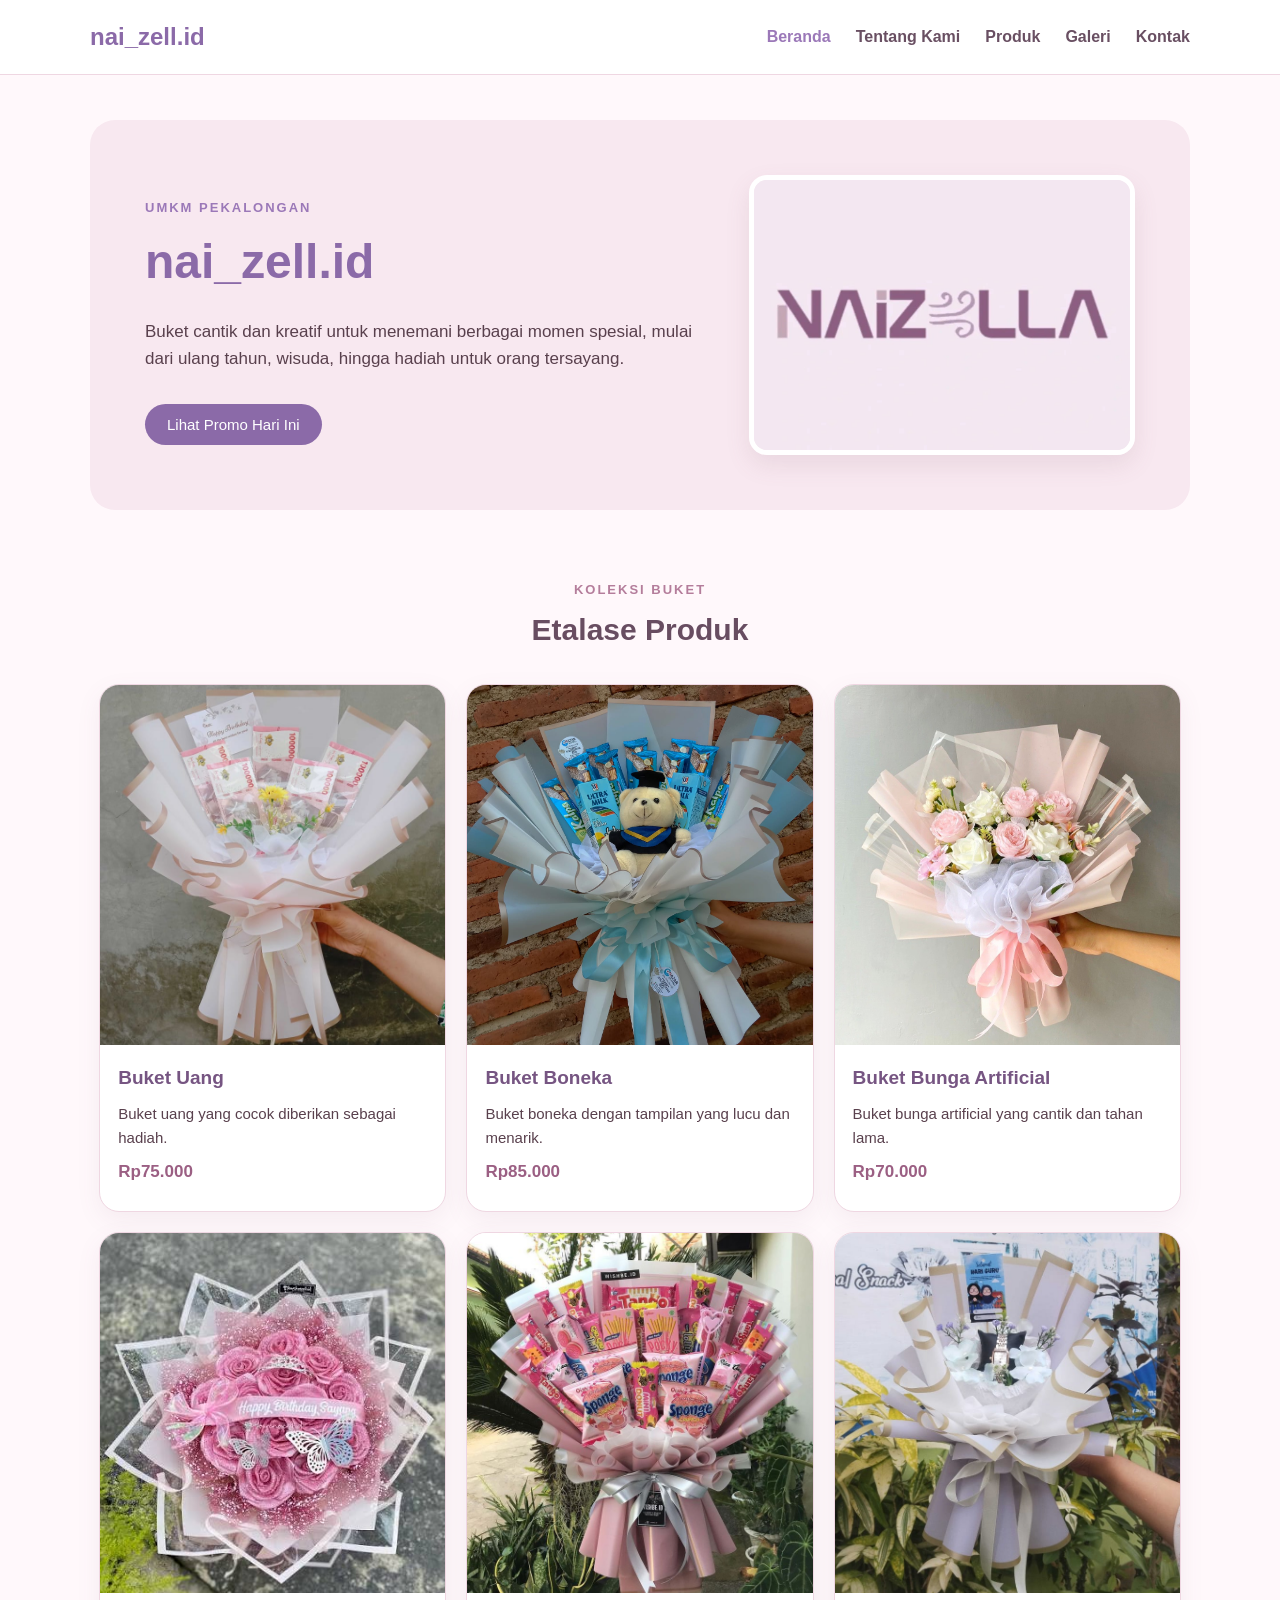
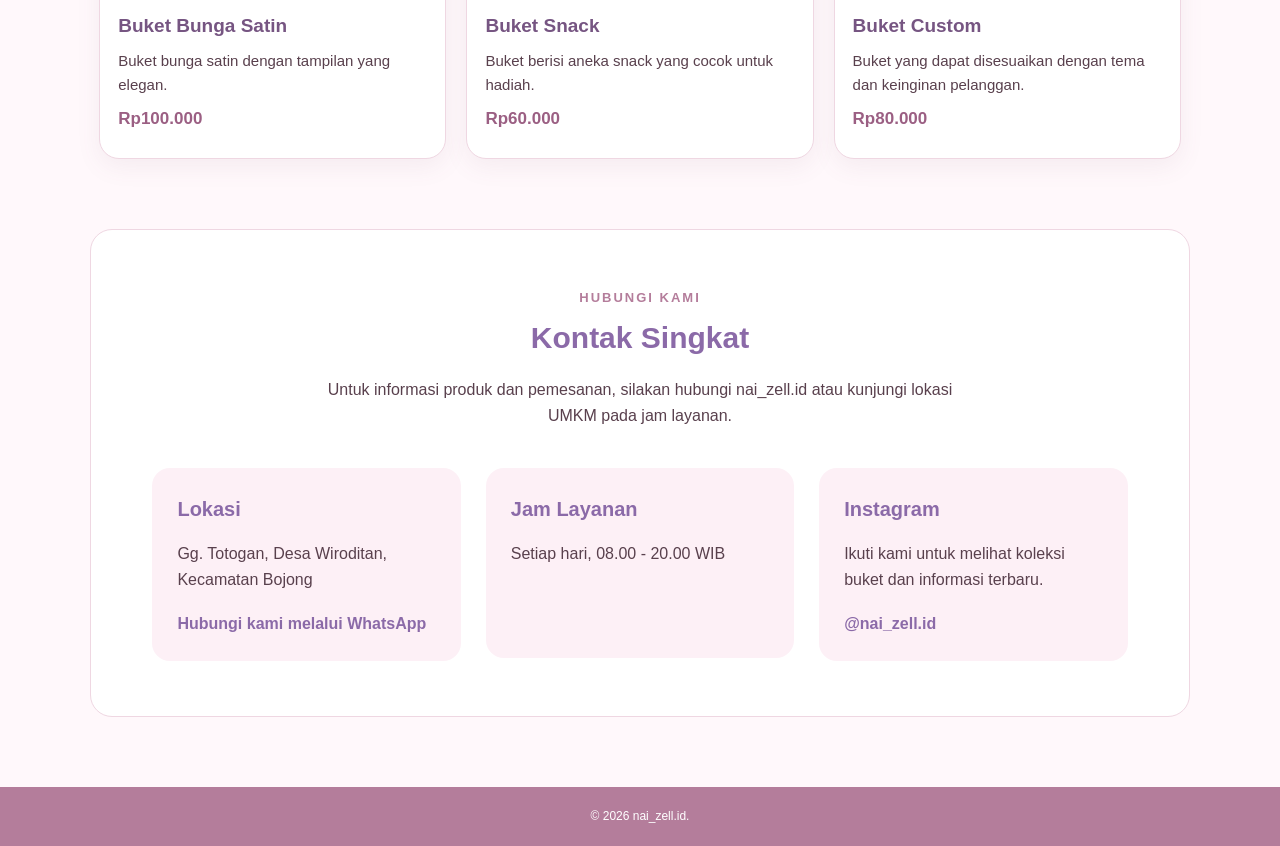
<file: website-umkm/index.html>
<!doctype html>
<html lang="id">

<head>
  <meta charset="utf-8">
  <meta name="viewport" content="width=device-width, initial-scale=1">

  <title>nai_zell.id - Buket & Hampers</title>

  <link rel="stylesheet" href="css/style.css">
</head>

<body>

  <!-- Skip Link -->
  <a class="skip-link" href="#konten">
    Lewati ke konten utama
  </a>

  <!-- Header dan Navigasi -->
  <header class="site-header">
    <div class="header-inner">

      <a class="brand" href="index.html">
        nai_zell.id
      </a>

      <nav aria-label="Navigasi utama">

        <a aria-current="page" href="index.html">
          Beranda
        </a>

        <a href="tentang.html">
          Tentang Kami
        </a>

        <a href="produk.html">
          Produk
        </a>

        <a href="galeri.html">
          Galeri
        </a>

        <a href="kontak.html">
          Kontak
        </a>

      </nav>

    </div>
  </header>

  <main id="konten">

    <!-- Hero -->
  <section class="hero" aria-labelledby="hero-title">
  <div class="hero-content">
    <p class="eyebrow">UMKM PEKALONGAN</p>

    <h1 id="hero-title">nai_zell.id</h1>

    <p>
      Buket cantik dan kreatif untuk menemani berbagai momen spesial,
      mulai dari ulang tahun, wisuda, hingga hadiah untuk orang tersayang.
    </p>

    <button id="promoButton" type="button">
      Lihat Promo Hari Ini
    </button>
  </div>

  <img
    class="hero-image"
    src="assets/images/buket-utama.jpg"
    alt="Buket utama nai_zell.id"
  >
</section>

    <!-- Etalase Produk -->
    <section class="etalase" aria-labelledby="etalase-title">

      <p class="etalase-label">
        KOLEKSI BUKET
      </p>

      <h2 id="etalase-title">
        Etalase Produk
      </h2>

      <div class="etalase-list">

        <!-- Buket Uang -->
        <article class="etalase-item">

          <img
            src="assets/images/buket-uang.jpg"
            alt="Buket uang">

          <div class="etalase-info">

            <h3>
              Buket Uang
            </h3>

            <p>
              Buket uang yang cocok diberikan sebagai hadiah.
            </p>

            <p class="price">
              Rp75.000
            </p>

          </div>

        </article>

        <!-- Buket Boneka -->
        <article class="etalase-item">

          <img
            src="assets/images/buket-boneka.jpg"
            alt="Buket boneka">

          <div class="etalase-info">

            <h3>
              Buket Boneka
            </h3>

            <p>
              Buket boneka dengan tampilan yang lucu dan menarik.
            </p>

            <p class="price">
              Rp85.000
            </p>

          </div>

        </article>

        <!-- Buket Artificial -->
        <article class="etalase-item">

          <img
            src="assets/images/buket-artificial.jpg"
            alt="Buket bunga artificial">

          <div class="etalase-info">

            <h3>
              Buket Bunga Artificial
            </h3>

            <p>
              Buket bunga artificial yang cantik dan tahan lama.
            </p>

            <p class="price">
              Rp70.000
            </p>

          </div>

        </article>

        <!-- Buket Satin -->
        <article class="etalase-item">

          <img
            src="assets/images/buket-satin.jpg"
            alt="Buket bunga satin">

          <div class="etalase-info">

            <h3>
              Buket Bunga Satin
            </h3>

            <p>
              Buket bunga satin dengan tampilan yang elegan.
            </p>

            <p class="price">
              Rp100.000
            </p>

          </div>

        </article>

        <!-- Buket Snack -->
        <article class="etalase-item">

          <img
            src="assets/images/buket-snack.jpg"
            alt="Buket snack">

          <div class="etalase-info">

            <h3>
              Buket Snack
            </h3>

            <p>
              Buket berisi aneka snack yang cocok untuk hadiah.
            </p>

            <p class="price">
              Rp60.000
            </p>

          </div>

        </article>

        <!-- Buket Custom -->
        <article class="etalase-item">

          <img
            src="assets/images/buket-custom.jpg"
            alt="Buket custom">

          <div class="etalase-info">

            <h3>
              Buket Custom
            </h3>

            <p>
              Buket yang dapat disesuaikan dengan tema dan keinginan pelanggan.
            </p>

            <p class="price">
              Rp80.000
            </p>

          </div>

        </article>

      </div>

    </section>

    <!-- Kontak Singkat -->
    <section id="kontak-singkat" aria-labelledby="kontak-title">

      <p class="contact-label">
        HUBUNGI KAMI
      </p>

      <h2 id="kontak-title">
        Kontak Singkat
      </h2>

      <p>
        Untuk informasi produk dan pemesanan, silakan hubungi nai_zell.id
        atau kunjungi lokasi UMKM pada jam layanan.
      </p>

      <!-- Lokasi -->
      <article>

        <h3>
          Lokasi
        </h3>

        <p>
          Gg. Totogan, Desa Wiroditan, Kecamatan Bojong
        </p>

        <a
          href="https://wa.me/6281234567890"
          target="_blank"
          rel="noopener">
          Hubungi kami melalui WhatsApp
        </a>

      </article>

      <!-- Jam Layanan -->
      <article>

        <h3>
          Jam Layanan
        </h3>

        <p>
          Setiap hari, 08.00 - 20.00 WIB
        </p>

      </article>

      <!-- Instagram -->
      <article>

        <h3>
          Instagram
        </h3>

        <p>
          Ikuti kami untuk melihat koleksi buket dan informasi terbaru.
        </p>

        <a
          href="https://www.instagram.com/nai_zell.id/"
          target="_blank"
          rel="noopener">
          @nai_zell.id
        </a>

      </article>

    </section>

  </main>

  <!-- Footer -->
  <footer class="site-footer">

    <p>
      &copy; 2026 nai_zell.id.
    </p>

  </footer>

  <script src="js/script.js"></script>

</body>

</html>
</file>
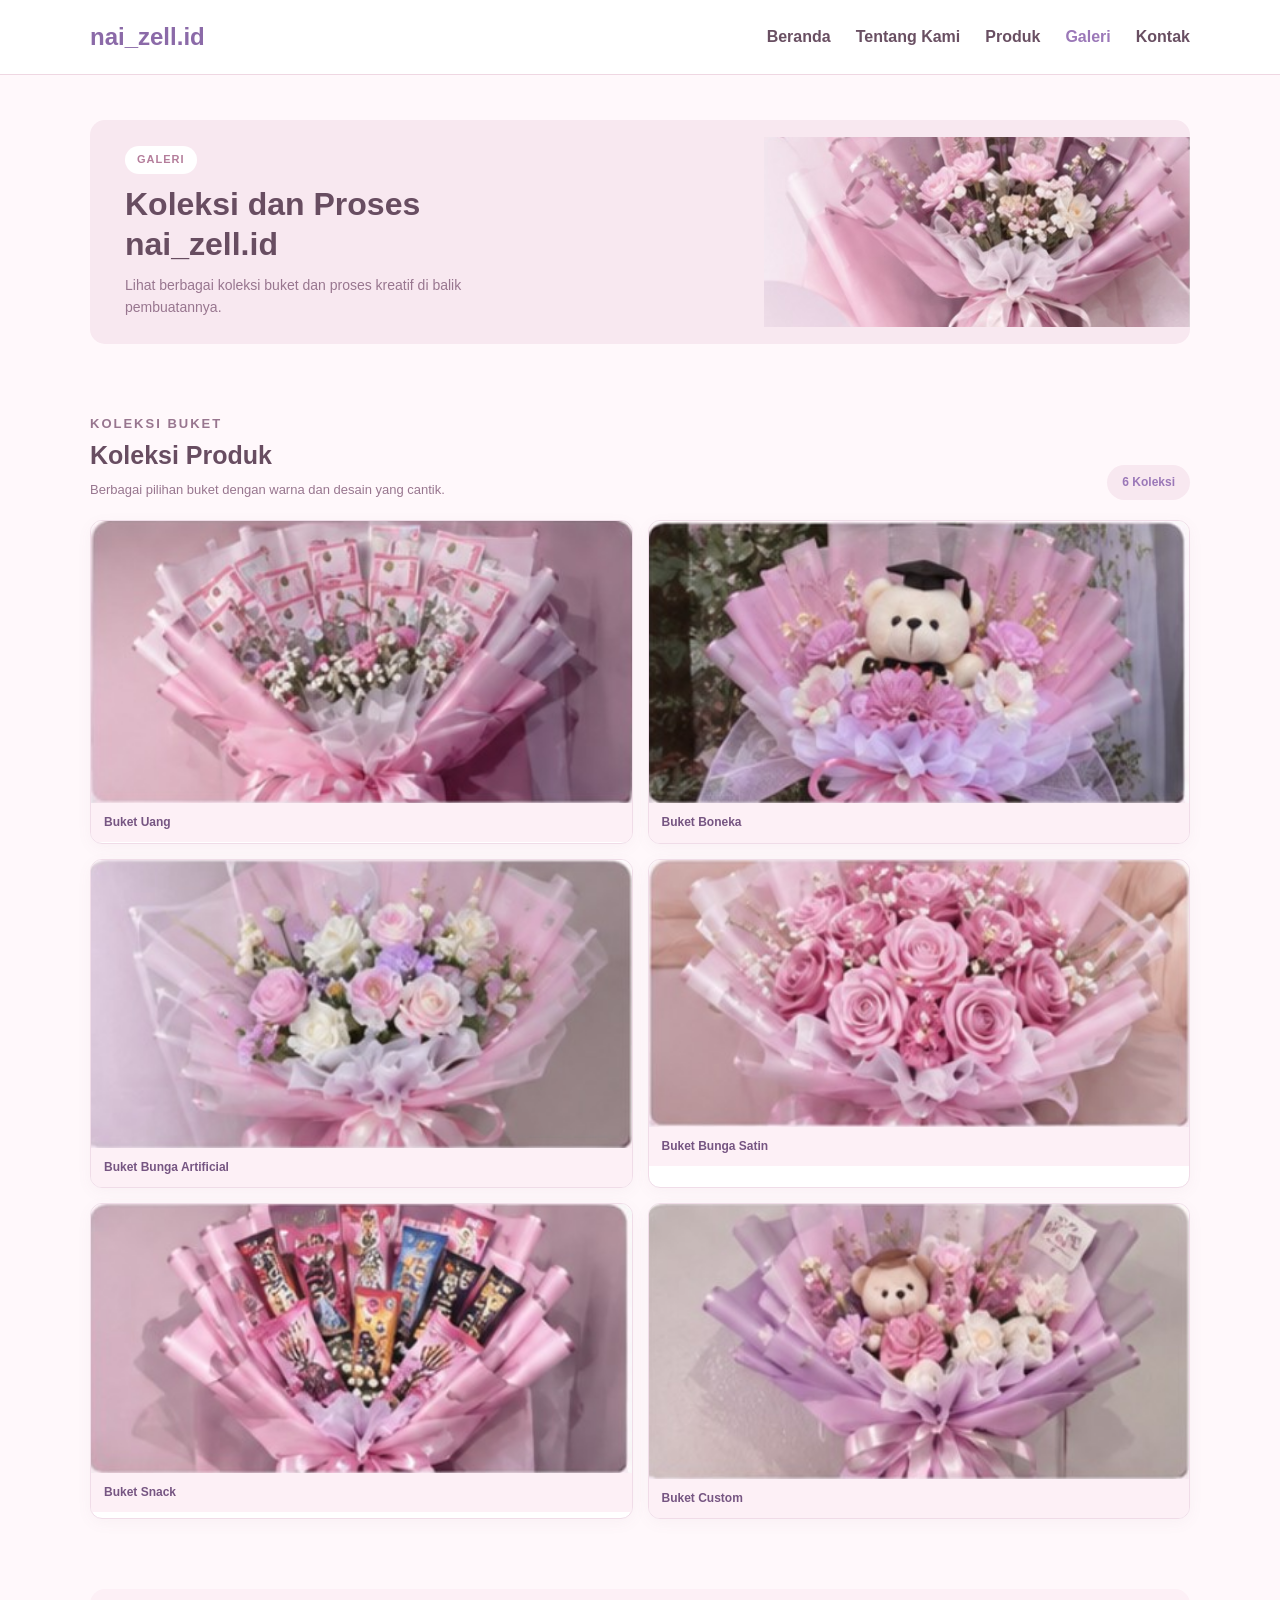
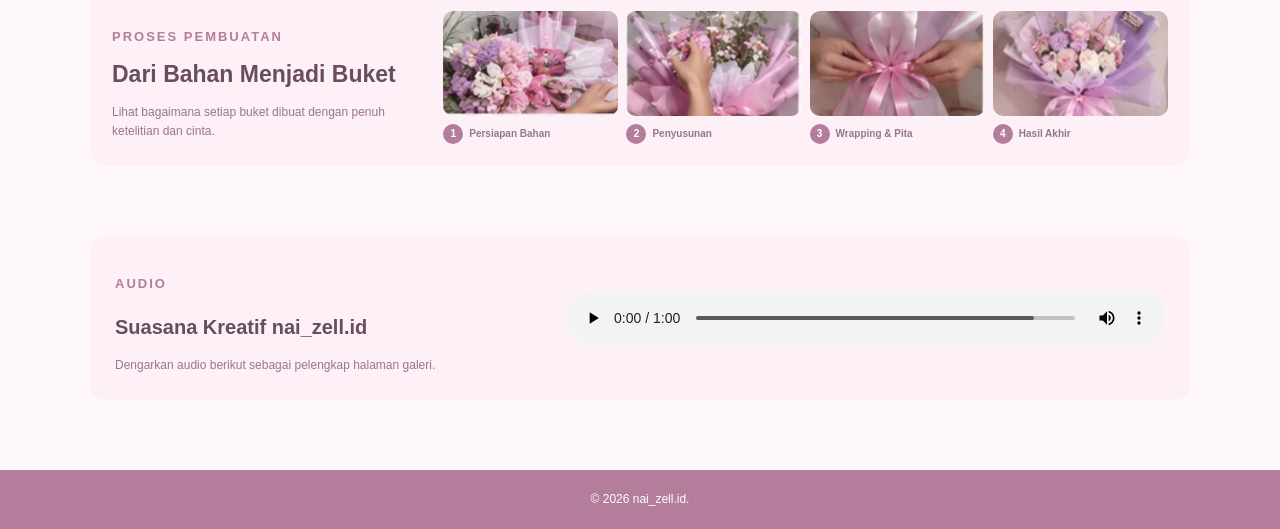
<file: website-umkm/galeri.html>
<!doctype html>
<html lang="id">

<head>
  <meta charset="utf-8">
  <meta name="viewport" content="width=device-width, initial-scale=1">
  <title>Galeri - nai_zell.id</title>
  <link rel="stylesheet" href="css/style.css">
</head>

<body>

  <!-- Skip Link -->
  <a class="skip-link" href="#konten">
    Lewati ke konten utama
  </a>

  <!-- Header dan Navigasi -->
  <header class="site-header">
    <div class="header-inner">
      <a class="brand" href="index.html">
        nai_zell.id
      </a>
      <nav aria-label="Navigasi utama">
        <a href="index.html">
          Beranda
        </a>
        <a href="tentang.html">
          Tentang Kami
        </a>
        <a href="produk.html">
          Produk
        </a>
        <a aria-current="page" href="galeri.html">
          Galeri
        </a>
        <a href="kontak.html">
          Kontak
        </a>
      </nav>
    </div>
  </header>

  <!-- Konten Utama -->
  <main id="konten">

    <!-- Pembuka Galeri -->
    <section class="about-hero gallery-hero" aria-labelledby="galeri-title">
      <div class="gallery-hero-text">
        <p class="about-label">
          GALERI
        </p>
        <h1 id="galeri-title">
          Koleksi dan Proses<br>
          nai_zell.id
        </h1>
        <p>
          Lihat berbagai koleksi buket dan proses kreatif
          di balik pembuatannya.
        </p>
      </div>

      <img
        src="assets/images/gheader-buket.png"
        alt="Kumpulan buket bunga berwarna merah muda"
        class="gallery-hero-image">
    </section>

    <!-- Galeri Produk -->
    <section aria-labelledby="koleksi-title">
      <div class="section-heading">
        <div>
          <p class="about-label">
            KOLEKSI BUKET
          </p>
          <h2 id="koleksi-title">
            Koleksi Produk
          </h2>
          <p>
            Berbagai pilihan buket dengan warna dan desain
            yang cantik.
          </p>
        </div>

        <span class="collection-count">
          6 Koleksi
        </span>
      </div>

    <div class="gallery-grid">

        <!-- Buket Uang -->
        <figure class="gallery-item">
          <img
            src="assets/images/gbuket-uang.png"
            alt="Buket uang">
          <figcaption>
            Buket Uang
          </figcaption>
        </figure>

        <!-- Buket Boneka -->
        <figure class="gallery-item">
          <img
            src="assets/images/gbuket-boneka.png"
            alt="Buket boneka">
          <figcaption>
            Buket Boneka
          </figcaption>
        </figure>

        <!-- Buket Bunga Artificial -->
        <figure class="gallery-item">
          <img
            src="assets/images/gbunga-artificial.png"
            alt="Buket bunga artificial">
          <figcaption>
            Buket Bunga Artificial
          </figcaption>
        </figure>

        <!-- Buket Bunga Satin -->
        <figure class="gallery-item">
          <img
            src="assets/images/gbunga-satin.png"
            alt="Buket bunga satin">
          <figcaption>
            Buket Bunga Satin
          </figcaption>
        </figure>

        <!-- Buket Snack -->
        <figure class="gallery-item">
          <img
            src="assets/images/gbuket-snack.png"
            alt="Buket snack">
          <figcaption>
            Buket Snack
          </figcaption>
        </figure>

        <!-- Buket Custom -->
        <figure class="gallery-item">
          <img
            src="assets/images/gbuket-custom.png"
            alt="Buket custom">
          <figcaption>
            Buket Custom
          </figcaption>
        </figure>

      </div>
    </section>

    <!-- Proses Pembuatan -->
    <section
      class="process-section"
      aria-labelledby="proses-title">

      <div class="process-intro">
        <p class="about-label">
          PROSES PEMBUATAN
        </p>
        <h2 id="proses-title">
          Dari Bahan Menjadi Buket
        </h2>
        <p>
          Lihat bagaimana setiap buket dibuat dengan penuh
          ketelitian dan cinta.
        </p>
      </div>

      <div class="process-list">

        <!-- Proses 1 -->
        <figure class="process-item">
          <img
            src="assets/images/gproses-persiapan-bahan.png"
            alt="Persiapan bahan buket">
          <figcaption>
            <span>1</span>
            Persiapan Bahan
          </figcaption>
        </figure>

        <!-- Proses 2 -->
        <figure class="process-item">
          <img
            src="assets/images/gproses-penyusunan.png"
            alt="Penyusunan buket">
          <figcaption>
            <span>2</span>
            Penyusunan
          </figcaption>
        </figure>

        <!-- Proses 3 -->
        <figure class="process-item">
          <img
            src="assets/images/gproses-wrapping-dan-pita.png"
            alt="Proses wrapping dan pita">
          <figcaption>
            <span>3</span>
            Wrapping & Pita
          </figcaption>
        </figure>

        <!-- Proses 4 -->
        <figure class="process-item">
          <img
            src="assets/images/gproses-hasil-akhir.png"
            alt="Hasil akhir buket">
          <figcaption>
            <span>4</span>
            Hasil Akhir
          </figcaption>
        </figure>

      </div>
    </section>

    <!-- Audio -->
    <section
      class="audio-section"
      aria-labelledby="audio-title">

      <p class="about-label">
        AUDIO
      </p>
      <h2 id="audio-title">
        Suasana Kreatif nai_zell.id
      </h2>
      <p>
        Dengarkan audio berikut sebagai pelengkap
        halaman galeri.
      </p>

      <audio controls preload="metadata">
        <source
          src="assets/until-i-found-you-ref.mp3"
          type="audio/mp3">
        Browser Anda tidak mendukung pemutar audio.
      </audio>

    </section>

  </main>

  <!-- Footer -->
  <footer class="site-footer">
    <p>
      &copy; 2026 nai_zell.id.
    </p>
  </footer>

  <!-- JavaScript -->
  <script src="js/script.js"></script>

</body>
</html>
</file>
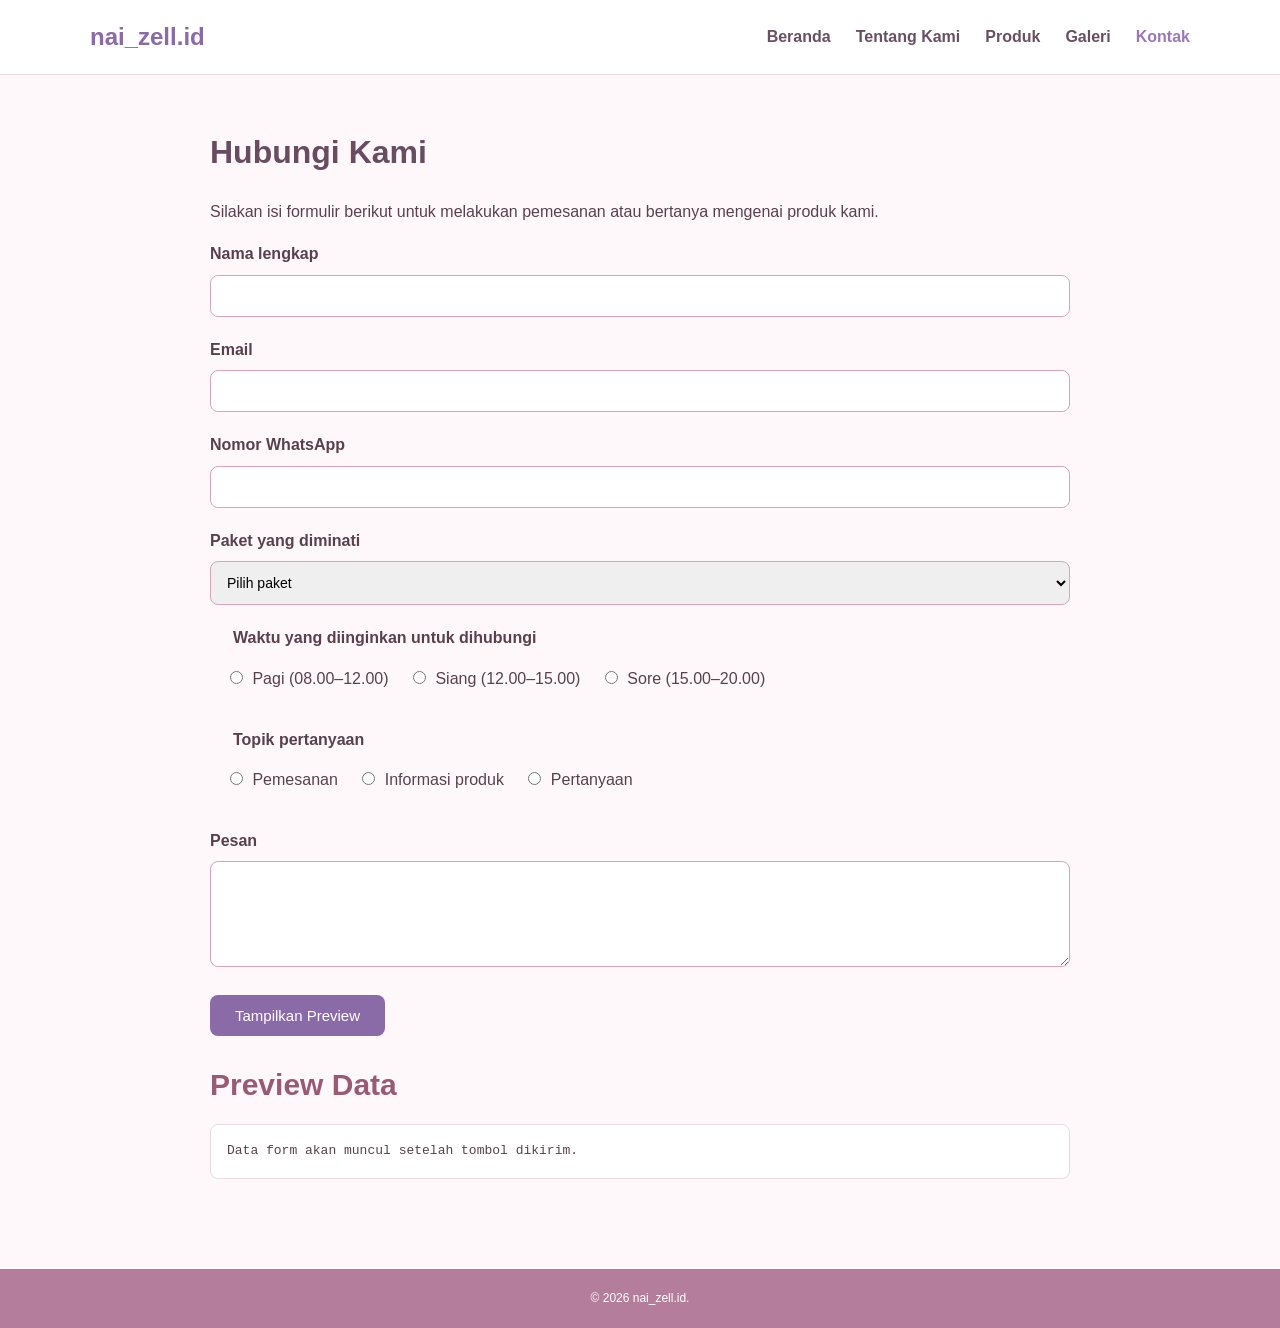
<file: website-umkm/kontak.html>
<!doctype html>
<html lang="id">
  <head>
    <meta charset="utf-8" />
    <meta name="viewport" content="width=device-width, initial-scale=1" />
    <title>Kontak nai_zell.id</title>
    <link rel="stylesheet" href="css/style.css" />
    <script src="js/form.js" defer></script>
  </head>

  <body class="contact-page">
    <a class="skip-link" href="#konten">Lewati ke konten utama</a>

    <header class="site-header">
      <div class="header-inner">
        <div>
          <a class="brand" href="index.html">nai_zell.id</a>
        </div>

        <nav aria-label="Navigasi utama">
          <a href="index.html">Beranda</a>
          <a href="tentang.html">Tentang Kami</a>
          <a href="produk.html">Produk</a>
          <a href="galeri.html">Galeri</a>
          <a href="kontak.html" aria-current="page">Kontak</a>
        </nav>
      </div>
    </header>

    <main id="konten" class="page">
      <h1>Hubungi Kami</h1>
      <p>
        Silakan isi formulir berikut untuk melakukan pemesanan atau bertanya
        mengenai produk kami.
      </p>

      <form id="form-kontak" action="#" method="post">
        <div class="field">
          <label for="nama">Nama lengkap</label>
          <input
            id="nama"
            name="nama"
            type="text"
            autocomplete="name"
            required
            minlength="3"
          />
        </div>

        <div class="field">
          <label for="email">Email</label>
          <input
            id="email"
            name="email"
            type="email"
            autocomplete="email"
            required
          />
        </div>

        <div class="field">
          <label for="whatsapp">Nomor WhatsApp</label>
          <input
            id="whatsapp"
            name="whatsapp"
            type="tel"
            autocomplete="tel"
            required
          />
        </div>

        <div class="field">
          <label for="paket">Paket yang diminati</label>
          <select id="paket" name="paket" required>
            <option value="">Pilih paket</option>
            <option value="buket">Buket</option>
            <option value="hampers">Hampers</option>
            <option value="custom">Custom</option>
          </select>
        </div>

        <fieldset>
          <legend>Waktu yang diinginkan untuk dihubungi</legend>

          <label>
            <input type="radio" name="waktu" value="pagi" required />
            Pagi (08.00–12.00)
          </label>

          <label>
            <input type="radio" name="waktu" value="siang" />
            Siang (12.00–15.00)
          </label>

          <label>
            <input type="radio" name="waktu" value="sore" />
            Sore (15.00–20.00)
          </label>
        </fieldset>

        <fieldset>
          <legend>Topik pertanyaan</legend>

          <label>
            <input type="radio" name="topik" value="pemesanan" required />
            Pemesanan
          </label>

          <label>
            <input type="radio" name="topik" value="produk" />
            Informasi produk
          </label>

          <label>
            <input type="radio" name="topik" value="pertanyaan" />
            Pertanyaan
          </label>
        </fieldset>

        <div class="field">
          <label for="pesan">Pesan</label>
          <textarea
            id="pesan"
            name="pesan"
            rows="5"
            required
            minlength="10"
          ></textarea>
        </div>

        <button type="submit">Tampilkan Preview</button>
      </form>

      <section aria-labelledby="preview-title">
        <h2 id="preview-title">Preview Data</h2>

        <pre id="preview-form" aria-live="polite">Data form akan muncul setelah tombol dikirim.</pre>
      </section>
    </main>

    <footer class="site-footer">
      <p>&copy; 2026 nai_zell.id. </p>
    </footer>
  </body>
</html>
</file>
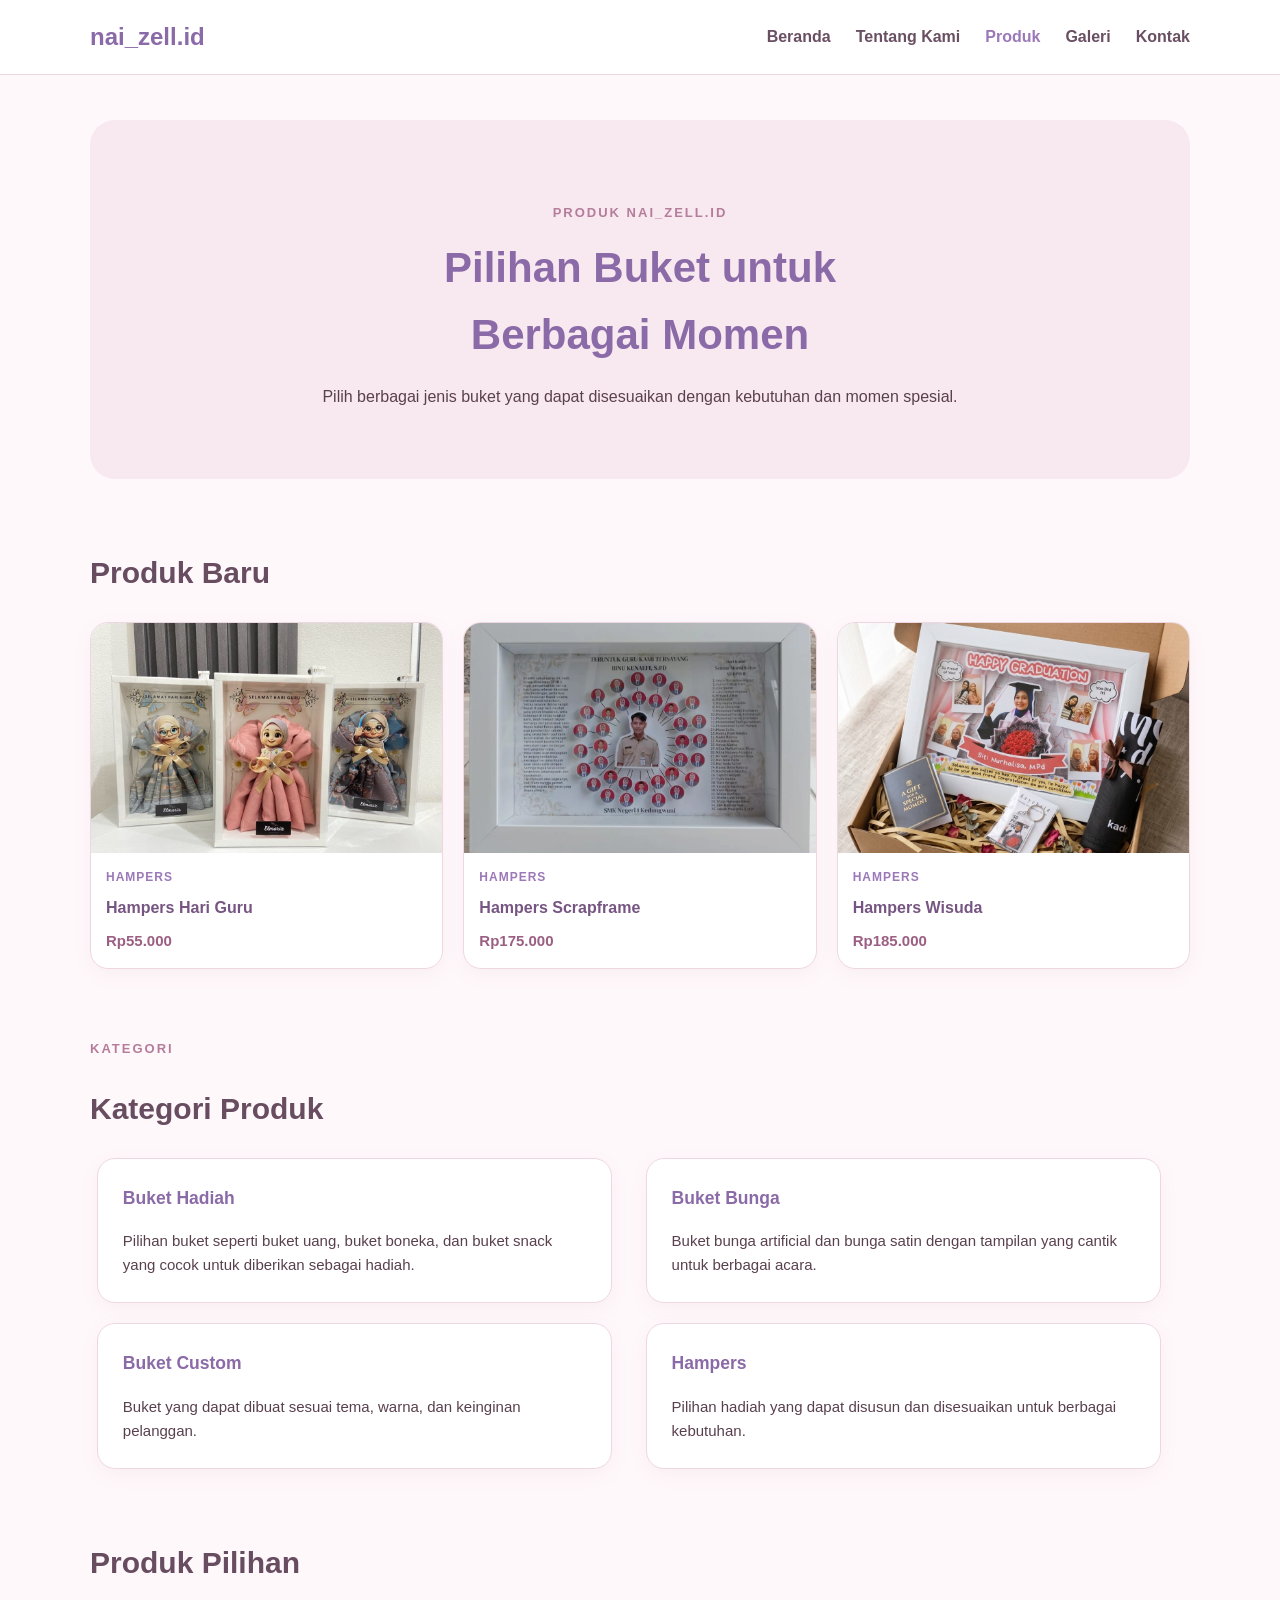
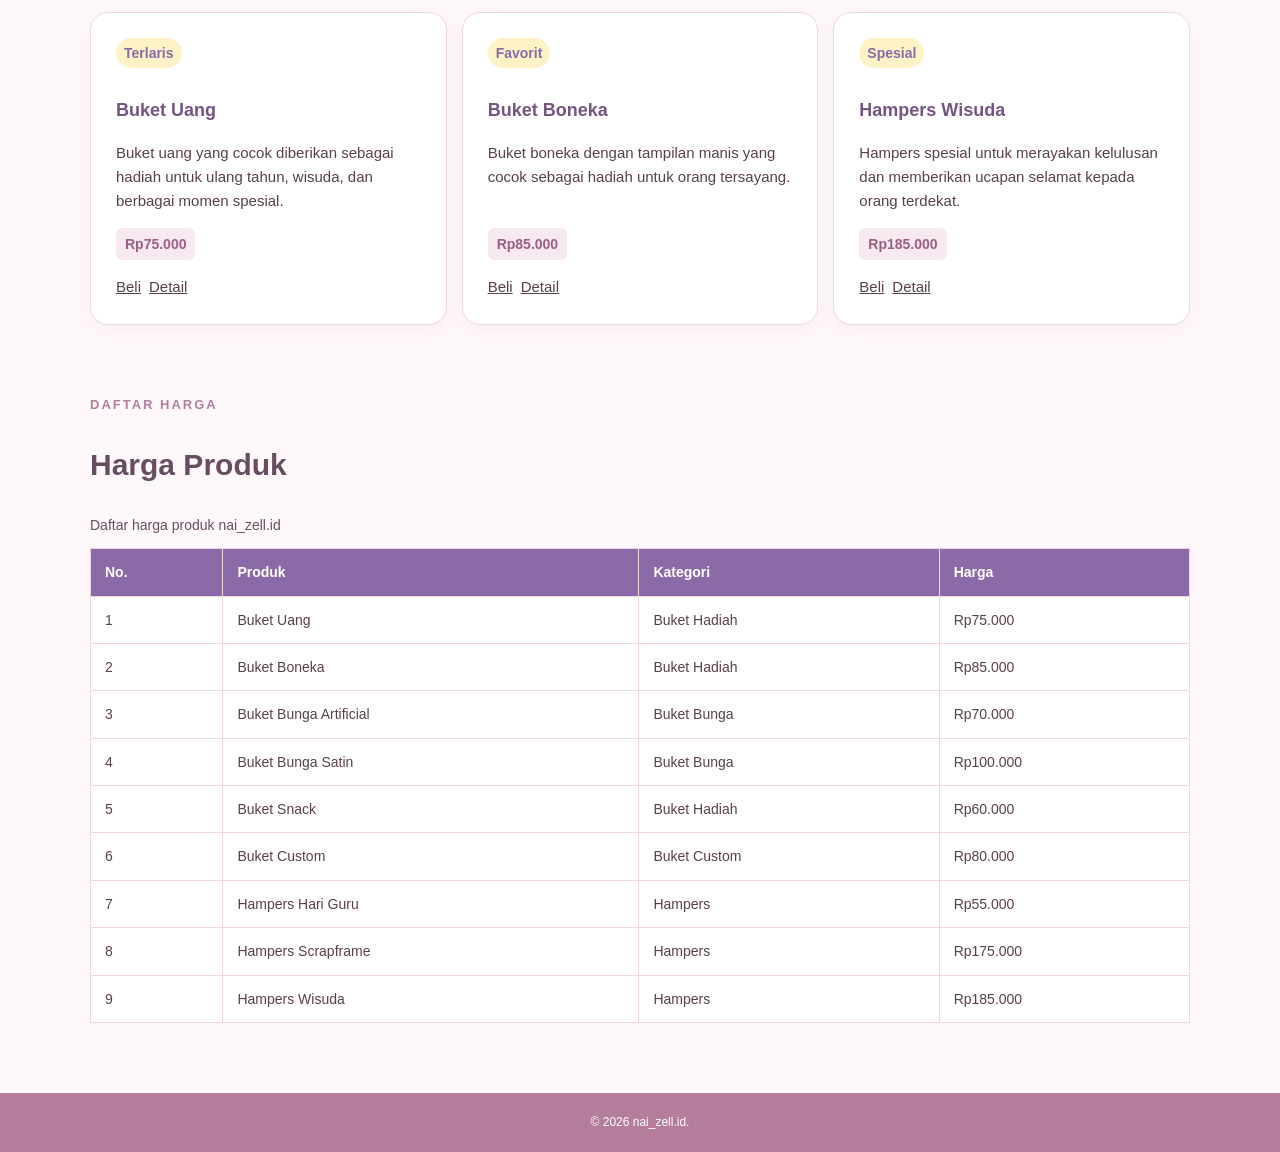
<file: website-umkm/produk.html>
<!doctype html>
<html lang="id">

<head>
  <meta charset="utf-8">
  <meta name="viewport" content="width=device-width, initial-scale=1">

  <title>Produk - nai_zell.id</title>

  <link rel="stylesheet" href="css/style.css">
</head>

<body>

  <!-- Skip Link -->
  <a class="skip-link" href="#konten">
    Lewati ke konten utama
  </a>

  <!-- Header dan Navigasi -->
  <header class="site-header">
    <div class="header-inner">

      <a class="brand" href="index.html">
        nai_zell.id
      </a>

      <nav class="nav" aria-label="Navigasi utama">

        <a href="index.html">
          Beranda
        </a>

        <a href="tentang.html">
          Tentang Kami
        </a>

        <a aria-current="page" href="produk.html">
          Produk
        </a>

        <a href="galeri.html">
          Galeri
        </a>

        <a href="kontak.html">
          Kontak
        </a>

      </nav>

    </div>
  </header>

  <!-- Konten Utama -->
  <main id="konten">

    <!-- Pembuka Produk -->
    <section class="about-hero" aria-labelledby="produk-title">

      <p class="about-label">
        PRODUK NAI_ZELL.ID
      </p>

      <h1 id="produk-title">
        Pilihan Buket untuk<br>
        Berbagai Momen
      </h1>

      <p>
        Pilih berbagai jenis buket yang dapat disesuaikan
        dengan kebutuhan dan momen spesial.
      </p>

    </section>

    <!-- Produk Baru -->
    <section id="produk-baru" aria-labelledby="produk-baru-title">

      <h2 id="produk-baru-title">
        Produk Baru
      </h2>

      <div class="produk-list">

        <!-- Produk 1 -->
        <figure class="produk-card">

          <img
            src="assets/images/hampers-hari-guru.jpg"
            alt="Hampers Hari Guru berupa karakter guru berhijab dengan hiasan lampu LED">

          <figcaption>

            <span class="produk-label">
              HAMPERS
            </span>

            <strong>
              Hampers Hari Guru
            </strong>

            <span class="produk-harga">
              Rp55.000
            </span>

          </figcaption>

        </figure>

        <!-- Produk 2 -->
        <figure class="produk-card">

          <img
            src="assets/images/hampers-scrapframe.jpg"
            alt="Hampers Scrapframe sebagai hadiah dengan hiasan dan bingkai">

          <figcaption>

            <span class="produk-label">
              HAMPERS
            </span>

            <strong>
              Hampers Scrapframe
            </strong>

            <span class="produk-harga">
              Rp175.000
            </span>

          </figcaption>

        </figure>

        <!-- Produk 3 -->
        <figure class="produk-card">

          <img
            src="assets/images/hampers-wisuda.jpg"
            alt="Hampers Wisuda sebagai hadiah untuk perayaan kelulusan">

          <figcaption>

            <span class="produk-label">
              HAMPERS
            </span>

            <strong>
              Hampers Wisuda
            </strong>

            <span class="produk-harga">
              Rp185.000
            </span>

          </figcaption>

        </figure>

      </div>

    </section>

    <!-- Kategori Produk -->
    <section aria-labelledby="kategori-title">

      <p class="about-label">
        KATEGORI
      </p>

      <h2 id="kategori-title">
        Kategori Produk
      </h2>

      <div class="product-list">

        <article class="product-card">

          <h3>
            Buket Hadiah
          </h3>

          <p>
            Pilihan buket seperti buket uang, buket boneka,
            dan buket snack yang cocok untuk diberikan sebagai hadiah.
          </p>

        </article>

        <article class="product-card">

          <h3>
            Buket Bunga
          </h3>

          <p>
            Buket bunga artificial dan bunga satin dengan
            tampilan yang cantik untuk berbagai acara.
          </p>

        </article>

        <article class="product-card">

          <h3>
            Buket Custom
          </h3>

          <p>
            Buket yang dapat dibuat sesuai tema, warna,
            dan keinginan pelanggan.
          </p>

        </article>

        <article class="product-card">

          <h3>
            Hampers
          </h3>

          <p>
            Pilihan hadiah yang dapat disusun dan disesuaikan
            untuk berbagai kebutuhan.
          </p>

        </article>

      </div>

    </section>

    <!-- Produk Pilihan -->
    <section aria-labelledby="produk-pilihan-title">
  <h2 id="produk-pilihan-title">Produk Pilihan</h2>

  <div class="product-grid">

    <article class="product-card">
      <span class="product-badge">Terlaris</span>

      <h3>Buket Uang</h3>

      <p>
        Buket uang yang cocok diberikan sebagai hadiah untuk ulang tahun,
        wisuda, dan berbagai momen spesial.
      </p>

      <p class="price">Rp75.000</p>

      <div class="card-actions">
        <a class="button" href="kontak.html">Beli</a>
        <a href="#harga-title">Detail</a>
      </div>
    </article>

    <article class="product-card">
      <span class="product-badge">Favorit</span>

      <h3>Buket Boneka</h3>

      <p>
        Buket boneka dengan tampilan manis yang cocok sebagai hadiah
        untuk orang tersayang.
      </p>

      <p class="price">Rp85.000</p>

      <div class="card-actions">
        <a class="button" href="kontak.html">Beli</a>
        <a href="#harga-title">Detail</a>
      </div>
    </article>

    <article class="product-card">
      <span class="product-badge">Spesial</span>

      <h3>Hampers Wisuda</h3>

      <p>
        Hampers spesial untuk merayakan kelulusan dan memberikan
        ucapan selamat kepada orang terdekat.
      </p>

      <p class="price">Rp185.000</p>

      <div class="card-actions">
        <a class="button" href="kontak.html">Beli</a>
        <a href="#harga-title">Detail</a>
      </div>
    </article>

  </div>
</section>
    <!-- Tabel Harga -->
    <section aria-labelledby="harga-title">

      <p class="about-label">
        DAFTAR HARGA
      </p>

      <h2 id="harga-title">
        Harga Produk
      </h2>

      <div class="table-wrapper">

        <table>

          <caption>
            Daftar harga produk nai_zell.id
          </caption>

          <thead>

            <tr>

              <th scope="col">
                No.
              </th>

              <th scope="col">
                Produk
              </th>

              <th scope="col">
                Kategori
              </th>

              <th scope="col">
                Harga
              </th>

            </tr>

          </thead>

          <tbody>

            <tr>
              <td>1</td>
              <td>Buket Uang</td>
              <td>Buket Hadiah</td>
              <td>Rp75.000</td>
            </tr>

            <tr>
              <td>2</td>
              <td>Buket Boneka</td>
              <td>Buket Hadiah</td>
              <td>Rp85.000</td>
            </tr>

            <tr>
              <td>3</td>
              <td>Buket Bunga Artificial</td>
              <td>Buket Bunga</td>
              <td>Rp70.000</td>
            </tr>

            <tr>
              <td>4</td>
              <td>Buket Bunga Satin</td>
              <td>Buket Bunga</td>
              <td>Rp100.000</td>
            </tr>

            <tr>
              <td>5</td>
              <td>Buket Snack</td>
              <td>Buket Hadiah</td>
              <td>Rp60.000</td>
            </tr>

            <tr>
              <td>6</td>
              <td>Buket Custom</td>
              <td>Buket Custom</td>
              <td>Rp80.000</td>
            </tr>

            <tr>
              <td>7</td>
              <td>Hampers Hari Guru</td>
              <td>Hampers</td>
              <td>Rp55.000</td>
            </tr>

            <tr>
              <td>8</td>
              <td>Hampers Scrapframe</td>
              <td>Hampers</td>
              <td>Rp175.000</td>
            </tr>

            <tr>
              <td>9</td>
              <td>Hampers Wisuda</td>
              <td>Hampers</td>
              <td>Rp185.000</td>
            </tr>

          </tbody>

        </table>

      </div>

    </section>

  </main>

  <!-- Footer -->
  <footer class="site-footer">

    <p>
      &copy; 2026 nai_zell.id.
    </p>

  </footer>

  <script src="js/script.js"></script>

</body>

</html>
</file>
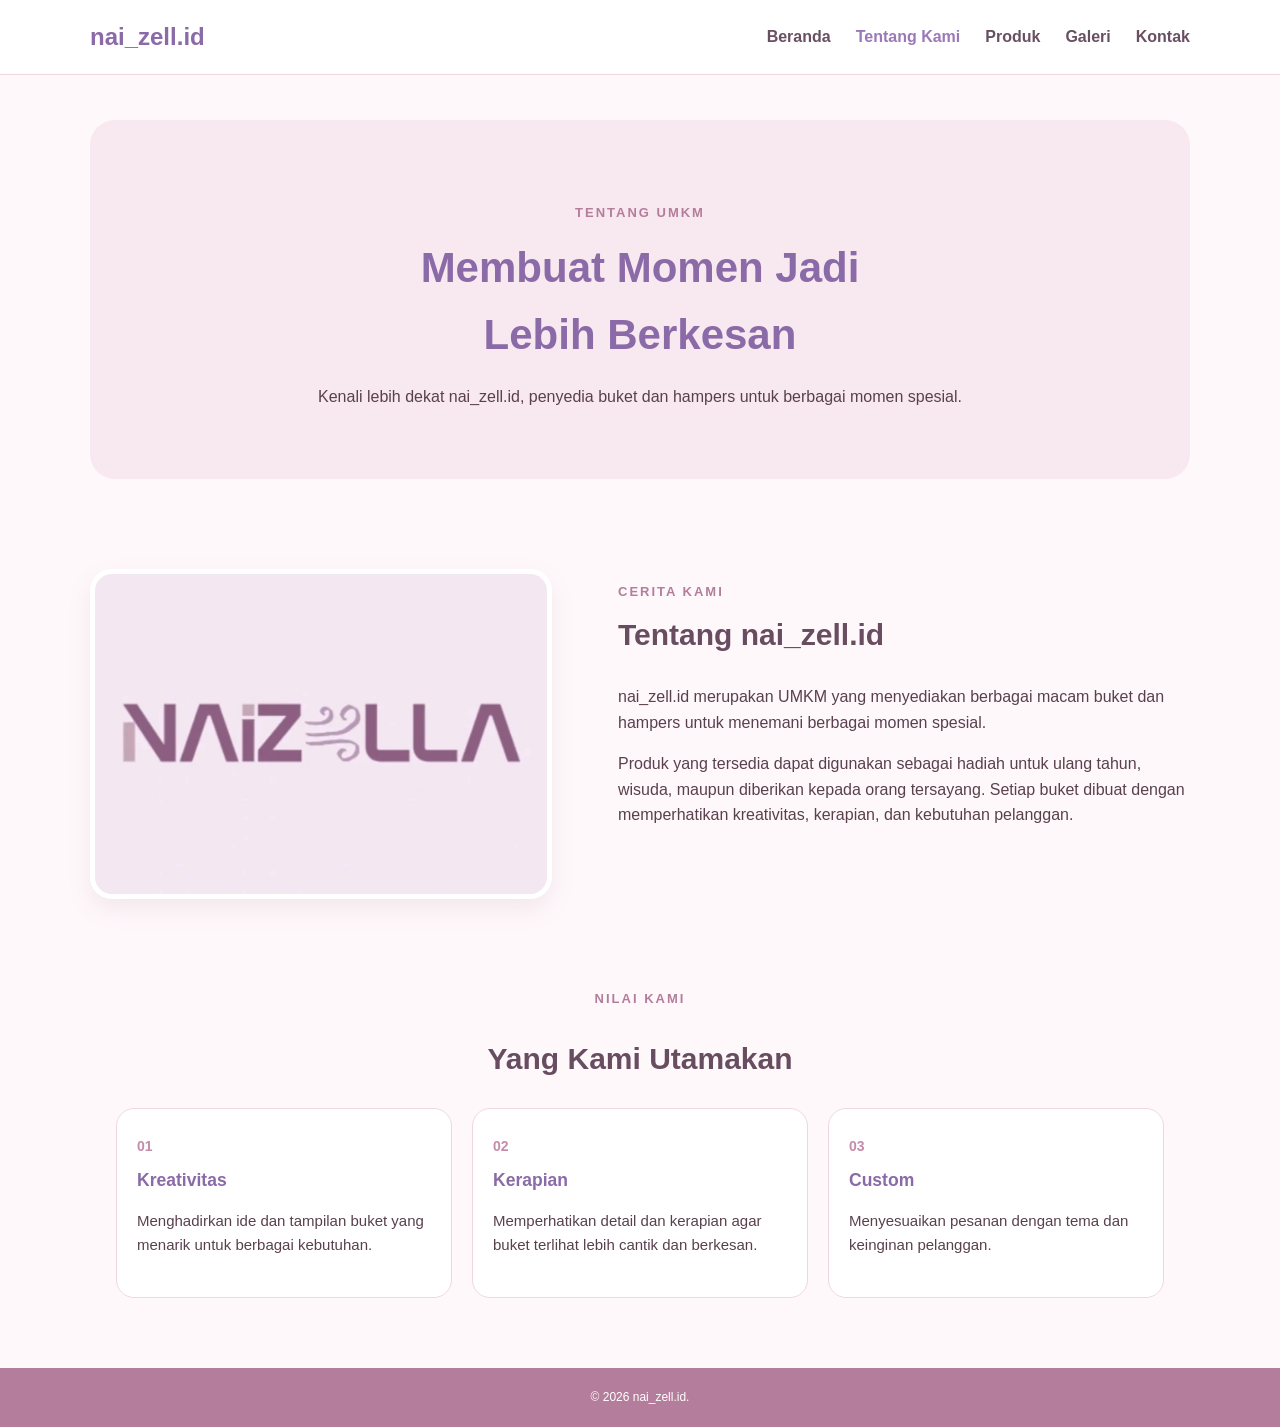
<file: website-umkm/tentang.html>
<!doctype html>
<html lang="id">

<head>
  <meta charset="utf-8">
  <meta name="viewport" content="width=device-width, initial-scale=1">

  <title>Tentang Kami - nai_zell.id</title>

  <link rel="stylesheet" href="css/style.css">
</head>

<body>

  <!-- Skip Link -->
  <a class="skip-link" href="#konten">
    Lewati ke konten utama
  </a>

  <!-- Header dan Navigasi -->
  <header class="site-header">
    <div class="header-inner">

      <a class="brand" href="index.html">
        nai_zell.id
      </a>

      <nav aria-label="Navigasi utama">

        <a href="index.html">
          Beranda
        </a>

        <a aria-current="page" href="tentang.html">
          Tentang Kami
        </a>

        <a href="produk.html">
          Produk
        </a>

        <a href="galeri.html">
          Galeri
        </a>

        <a href="kontak.html">
          Kontak
        </a>

      </nav>

    </div>
  </header>

  <main id="konten">

    <!-- Bagian Pembuka -->
    <section class="about-hero" aria-labelledby="about-title">

      <p class="about-label">
        TENTANG UMKM
      </p>

      <h1 id="about-title">
        Membuat Momen Jadi<br>
        Lebih Berkesan
      </h1>

      <p>
        Kenali lebih dekat nai_zell.id, penyedia buket dan hampers
        untuk berbagai momen spesial.
      </p>

    </section>

    <!-- Cerita Kami -->
    <section class="about-story" aria-labelledby="story-title">

      <div class="about-photo">

        <img
          src="assets/images/buket-utama.jpg"
          alt="Buket bunga pink dengan hiasan kupu-kupu dan tulisan Happy Birthday">

      </div>

      <div class="about-text">

        <p class="about-label">
          CERITA KAMI
        </p>

        <h2 id="story-title">
          Tentang nai_zell.id
        </h2>

        <p>
          nai_zell.id merupakan UMKM yang menyediakan berbagai
          macam buket dan hampers untuk menemani berbagai momen
          spesial.
        </p>

        <p>
          Produk yang tersedia dapat digunakan sebagai hadiah
          untuk ulang tahun, wisuda, maupun diberikan kepada
          orang tersayang. Setiap buket dibuat dengan memperhatikan
          kreativitas, kerapian, dan kebutuhan pelanggan.
        </p>

      </div>

    </section>

    <!-- Nilai yang Diutamakan -->
    <section class="about-values" aria-labelledby="values-title">

      <p class="about-label">
        NILAI KAMI
      </p>

      <h2 id="values-title">
        Yang Kami Utamakan
      </h2>

      <div class="value-list">

        <article class="value-card">

          <span>01</span>

          <h3>
            Kreativitas
          </h3>

          <p>
            Menghadirkan ide dan tampilan buket yang menarik
            untuk berbagai kebutuhan.
          </p>

        </article>

        <article class="value-card">

          <span>02</span>

          <h3>
            Kerapian
          </h3>

          <p>
            Memperhatikan detail dan kerapian agar buket
            terlihat lebih cantik dan berkesan.
          </p>

        </article>

        <article class="value-card">

          <span>03</span>

          <h3>
            Custom
          </h3>

          <p>
            Menyesuaikan pesanan dengan tema dan keinginan
            pelanggan.
          </p>

        </article>

      </div>

    </section>

  </main>

  <!-- Footer -->
  <footer class="site-footer">

    <p>
      &copy; 2026 nai_zell.id.
    </p>

  </footer>

  <script src="js/script.js"></script>

</body>

</html>
</file>
<file: website-umkm/css/style.css>
/* DASAR / RESET
   Digunakan oleh seluruh halaman website */
:root {
  --color-primary: #8b6aa8;
  --color-primary-hover: #80609b;
  --color-text: #59404d;
  --color-background: #fff8fb;
  --color-pink: #f8e8f0;
  --color-light-pink: #fdf0f6;
  --color-border: #efd7e2;
  --color-form-border: #d9a5b5;
  --color-focus: #e8a8c5;
  --spacing-small: 8px;
  --spacing-medium: 15px;
  --spacing-large: 25px;
  --radius-small: 8px;
  --radius-medium: 18px;
  --radius-large: 25px;
  --card-shadow: 0 6px 20px rgba(130, 90, 110, 0.06);
}

* {
  box-sizing: border-box;
}

html {
  scroll-behavior: smooth;
}

body {
  margin: 0;
  font-family: Arial, sans-serif;
  background: var(--color-background);
  color: var(--color-text);
  line-height: 1.6;
}

img {
  max-width: 100%;
  height: auto;
  display: block;
}

a {
  color: inherit;
}


/* AKSESIBILITAS
   Skip link untuk langsung menuju konten utama */
.skip-link {
  position: absolute;
  top: -50px;
  left: 15px;
  padding: 10px 16px;
  background: var(--color-primary);
  color: white;
  text-decoration: none;
  border-radius: 0 0 var(--radius-small) var(--radius-small);
  z-index: 100;
}

.skip-link:focus {
  top: 0;
}

:focus-visible {
  outline: 3px solid var(--color-focus);
  outline-offset: 3px;
}


/* HEADER & NAVIGASI
   Digunakan pada semua halaman website */
.site-header {
  background: white;
  border-bottom: 1px solid var(--color-border);
  padding: 18px 0;
}

.header-inner {
  width: 90%;
  max-width: 1100px;
  margin: 0 auto;
  display: flex;
  align-items: center;
  justify-content: space-between;
}

.brand {
  display: inline-block;
  font-size: 24px;
  font-weight: bold;
  color: var(--color-primary);
  text-decoration: none;
}

nav {
  display: flex;
  align-items: center;
}

nav a {
  display: inline-block;
  margin-left: 25px;
  color: #694f62;
  text-decoration: none;
  font-weight: 600;
}

nav a:hover,
nav a[aria-current="page"] {
  color: #9b78b8;
}

nav a:focus,
.brand:focus {
  outline: 3px solid var(--color-focus);
  outline-offset: 4px;
}


/* LAYOUT UTAMA
   Digunakan sebagai dasar isi semua halaman */
main {
  width: 90%;
  max-width: 1100px;
  margin: 0 auto;
}

section {
  margin-bottom: 70px;
}

h1,
h2,
h3 {
  color: #684d61;
}

h2 {
  font-size: 30px;
  margin-bottom: 25px;
}


/* BERANDA / HOME */
.hero {
  margin-top: 45px;
  padding: 55px;
  background: var(--color-pink);
  border-radius: var(--radius-large);
  min-height: 390px;

  /* P06 - Grid */
  display: grid;
  grid-template-columns: 1.2fr 0.8fr;
  gap: var(--spacing-large);
  align-items: center;
}

.hero-content {
  min-width: 0;
}

.hero-content > p:not(.eyebrow) {
  max-width: 560px;
  font-size: 17px;
}

.eyebrow {
  margin-bottom: 5px;
  color: #9b78b8;
  font-size: 13px;
  font-weight: bold;
  letter-spacing: 2px;
}

.hero h1 {
  margin-top: 5px;
  margin-bottom: 15px;
  font-size: 48px;
  color: var(--color-primary);
}

.hero-image {
  width: 100%;
  height: 280px;
  object-fit: cover;
  margin: 0;
  border-radius: var(--radius-medium);
  border: 5px solid white;
  box-shadow: 0 10px 25px rgba(130, 90, 110, 0.12);
}


/* TOMBOL PROMO */
#promoButton {
  margin-top: 15px;
  padding: 12px 22px;
  border: none;
  border-radius: var(--radius-large);
  background: var(--color-primary);
  color: white;
  font-size: 15px;
  cursor: pointer;
}

#promoButton:hover {
  background: var(--color-primary-hover);
}

#promoButton:focus {
  outline: 3px solid var(--color-focus);
  outline-offset: 3px;
}


/* ETALASE PRODUK */
.etalase {
  margin-bottom: 70px;
  text-align: center;
}

.etalase-label {
  margin-bottom: 5px;
  color: #b47d9b;
  font-size: 13px;
  font-weight: bold;
  letter-spacing: 2px;
}

.etalase h2 {
  margin-top: 5px;
  margin-bottom: 30px;
}

.etalase-list {
  margin: -10px;
  font-size: 0;
  text-align: center;
}

.etalase-item {
  display: inline-block;
  vertical-align: top;
  width: 31%;
  margin: 10px;
  overflow: hidden;
  background: white;
  border: 1px solid var(--color-border);
  border-radius: 20px;
  box-shadow: 0 8px 25px rgba(130, 90, 110, 0.08);
  font-size: 15px;
  text-align: left;
}

.etalase-item img {
  width: 100%;
  height: 360px;
  object-fit: cover;
}

.etalase-info {
  padding: 18px;
}

.etalase-info h3 {
  margin-top: 0;
  margin-bottom: 8px;
  color: #765582;
  font-size: 19px;
}

.etalase-info p {
  margin-top: 5px;
  margin-bottom: 8px;
}

.price {
  color: #9b5f83;
  font-weight: bold;
  font-size: 17px;
}


/* KARTU PRODUK UMUM */
.product-list {
  font-size: 0;
  margin: -10px;
}

.product-card {
  display: inline-block;
  vertical-align: top;
  width: 46%;
  margin: 10px 1.5%;
  padding: 25px;
  background: white;
  border: 1px solid var(--color-border);
  border-radius: var(--radius-medium);
  box-shadow: var(--card-shadow);
  font-size: 15px;
}

.product-card h3 {
  margin-top: 0;
  color: var(--color-primary);
}

.product-card p {
  margin-bottom: 0;
}


/* INFORMASI */
section[aria-labelledby="informasi-title"] {
  padding: 35px;
  background: var(--color-light-pink);
  border-radius: 20px;
}

section[aria-labelledby="informasi-title"] article {
  display: inline-block;
  vertical-align: top;
  width: 45%;
  margin-right: 4%;
}

section[aria-labelledby="informasi-title"] h3 {
  color: var(--color-primary);
  margin-bottom: 5px;
}


/* TENTANG KAMI
   Hero halaman Tentang Kami */
.about-hero {
  padding: 70px 30px;
  text-align: center;
  background: var(--color-pink);
  border-radius: var(--radius-large);
  margin-top: 45px;
}

.about-label {
  margin-bottom: 8px;
  color: #b47d9b;
  font-size: 13px;
  font-weight: bold;
  letter-spacing: 2px;
}

.about-hero h1 {
  margin: 10px 0 15px;
  font-size: 42px;
  color: var(--color-primary);
}

.about-hero p:not(.about-label) {
  max-width: 650px;
  margin: 0 auto;
}


/* TENTANG KAMI
   Cerita Usaha */
.about-story {
  padding: 20px 0;
}

.about-story::after {
  content: "";
  display: block;
  clear: both;
}

.about-photo {
  float: left;
  width: 42%;
  margin-right: 6%;
}

.about-photo img {
  width: 100%;
  height: 330px;
  object-fit: cover;
  border-radius: 22px;
  border: 5px solid white;
  box-shadow: 0 10px 25px rgba(130, 90, 110, 0.1);
}

.about-text {
  float: left;
  width: 52%;
}

.about-text h2 {
  margin-top: 5px;
}


/* TENTANG KAMI
   Nilai Usaha */
.about-values {
  text-align: center;
}

.value-list {
  font-size: 0;
  margin: -10px;
}

.value-card {
  display: inline-block;
  vertical-align: top;
  width: 30%;
  margin: 10px;
  padding: 25px 20px;
  background: white;
  border: 1px solid var(--color-border);
  border-radius: var(--radius-medium);
  text-align: left;
  font-size: 15px;
}

.value-card span {
  color: #c58baa;
  font-size: 14px;
  font-weight: bold;
}

.value-card h3 {
  color: var(--color-primary);
  margin: 8px 0;
}


/* TENTANG KAMI
Produk */
.about-products {
  text-align: center;
}

.about-products h2 {
  margin-top: 5px;
}

.product-tags {
  text-align: center;
}

.product-tags span {
  display: inline-block;
  margin: 6px;
  padding: 10px 17px;
  background: var(--color-pink);
  border: 1px solid var(--color-border);
  border-radius: 20px;
  color: #765582;
}


/* TENTANG KAMI
Lokasi */
.about-location {
  text-align: center;
}

.location-box {
  padding: 40px;
  background: var(--color-light-pink);
  border-radius: 22px;
}

.location-box h2 {
  margin-top: 5px;
  color: var(--color-primary);
}

.location-box strong {
  color: #765582;
}


/* TENTANG KAMI
Kontak Singkat */
#kontak-singkat {
  margin-top: 50px;
  padding: 45px 35px;
  background: white;
  border: 1px solid var(--color-border);
  border-radius: 22px;
  text-align: center;
}

.contact-label {
  margin-bottom: 5px;
  color: #b47d9b;
  font-size: 13px;
  font-weight: bold;
  letter-spacing: 2px;
}

#kontak-singkat h2 {
  margin-top: 5px;
  margin-bottom: 15px;
  color: var(--color-primary);
}

#kontak-singkat > p:not(.contact-label) {
  max-width: 650px;
  margin: 0 auto 30px;
}

#kontak-singkat article {
  display: inline-block;
  vertical-align: top;
  width: 30%;
  min-height: 190px;
  margin: 10px 1%;
  padding: 25px;
  background: var(--color-light-pink);
  border-radius: var(--radius-medium);
  text-align: left;
}

#kontak-singkat article h3 {
  margin-top: 0;
  margin-bottom: 15px;
  color: var(--color-primary);
  font-size: 20px;
}

#kontak-singkat article p {
  margin-bottom: 18px;
}

#kontak-singkat a {
  color: var(--color-primary);
  font-weight: bold;
  text-decoration: none;
}

#kontak-singkat a:hover {
  text-decoration: underline;
}

#kontak-singkat a:focus {
  outline: 3px solid var(--color-focus);
  outline-offset: 3px;
}


/* PRODUK
Hero Produk */
.page-hero {
  margin-top: 45px;
  padding: 35px;
  min-height: 280px;
  background: var(--color-pink);
  border-radius: var(--radius-large);
  display: flex;
  align-items: center;
  justify-content: space-between;
  gap: 35px;
}

.page-hero-text {
  flex: 1;
}

.page-hero h1 {
  margin: 10px 0 15px;
  font-size: 42px;
  color: var(--color-primary);
  line-height: 1.2;
}

.page-hero-text > p:not(.about-label) {
  max-width: 580px;
  margin: 0;
  font-size: 16px;
}

.page-hero > img {
  width: 280px;
  height: 210px;
  object-fit: cover;
  border-radius: 22px;
  border: 5px solid white;
  box-shadow: 0 10px 25px rgba(130, 90, 110, 0.12);
}


/* PRODUK
Kategori */
.category-list {
  font-size: 0;
  margin: -10px;
}

.category-card {
  display: inline-block;
  vertical-align: top;
  width: 46%;
  margin: 10px 1.5%;
  padding: 22px;
  background: white;
  border: 1px solid var(--color-border);
  border-radius: var(--radius-medium);
  box-shadow: var(--card-shadow);
  font-size: 15px;
}

.category-card h3 {
  margin-top: 0;
  margin-bottom: 8px;
  color: var(--color-primary);
}

.category-card p {
  margin-bottom: 0;
}


/* PRODUK
Grid Produk */
.product-grid {
  display: grid;
  grid-template-columns: repeat(3, minmax(0, 1fr));
  gap: var(--spacing-medium);
}

.product-grid .product-card {
  position: relative;
  display: flex;
  flex-direction: column;
  width: auto;
  margin: 0;
  padding: 25px;
  padding-top: 68px;
  overflow: visible;
  text-align: left;
}

.product-badge {
  position: absolute;
  top: 25px;
  left: 25px;
  padding: 0.25rem var(--spacing-small);
  color: var(--color-primary);
  font-size: 0.875rem;
  font-weight: 800;
  background: #fef3c7;
  border-radius: 999px;
}

.product-grid .product-card h3 {
  margin-top: 15px;
  margin-bottom: 8px;
  color: #765582;
  font-size: 18px;
}

.product-grid .product-card p {
  margin: 8px 0 15px;
}

.product-grid .product-card .price {
  display: inline-block;
  width: fit-content;
  margin-top: auto;
  margin-bottom: 15px;
  padding: 5px 9px;
  background: var(--color-pink);
  border-radius: 6px;
  color: #9b5f83;
  font-size: 14px;
}

.card-actions {
  display: flex;
  gap: var(--spacing-small);
  align-items: center;
  flex-wrap: wrap;
  margin-top: 0;
}


/* PRODUK
Tabel Informasi Produk */
.table-wrapper {
  width: 100%;
  overflow-x: auto;
}

table {
  width: 100%;
  border-collapse: collapse;
  background: white;
  border: 1px solid var(--color-border);
}

caption {
  margin-bottom: 12px;
  color: #694f62;
  text-align: left;
  font-size: 14px;
}

th,
td {
  padding: 12px 14px;
  border: 1px solid var(--color-border);
  text-align: left;
  font-size: 14px;
}

th {
  background: var(--color-primary);
  color: white;
}

td {
  color: var(--color-text);
}

tbody tr:hover {
  background: var(--color-light-pink);
}


/* GALERI
Koleksi Produk */
.gallery-grid {
  display: grid;
  grid-template-columns: repeat(2, minmax(0, 1fr));
  gap: var(--spacing-medium);
  margin: 0;
  font-size: initial;
}

.gallery-item {
  display: block;
  width: 100%;
  margin: 0;
  overflow: hidden;
  background: white;
  border: 1px solid #f0dce8;
  border-radius: 12px;
  box-shadow: 0 4px 15px rgba(130, 90, 110, 0.05);
}

.gallery-item img {
  width: 100%;
  height: auto;
  object-fit: contain;
}

.gallery-item figcaption {
  padding: 10px 13px;
  background: var(--color-light-pink);
  color: #765582;
  font-size: 12px;
  font-weight: bold;
}


/* GALERI
Hero */
.gallery-hero {
  display: grid;
  grid-template-columns: 1fr 40%;
  align-items: center;
  padding: 0 0 0 35px;
  gap: var(--spacing-medium);
  min-height: 190px;
  background: var(--color-pink);
  border-radius: 15px;
  overflow: hidden;
  text-align: left;
}

.gallery-hero-text {
  min-width: 0;
  padding: 25px 0;
}

.gallery-hero .about-label {
  display: inline-block;
  margin: 0 0 10px;
  padding: 5px 12px;
  background: white;
  border-radius: 20px;
  font-size: 11px;
  letter-spacing: 1px;
}

.gallery-hero h1 {
  margin: 0 0 10px;
  color: #684d61;
  font-size: 32px;
  line-height: 1.25;
}

.gallery-hero p:not(.about-label) {
  margin: 0;
  max-width: 430px;
  color: #98768f;
  font-size: 14px;
}

.gallery-hero-image {
  width: 100%;
  height: 190px;
  object-fit: cover;
  border: none;
  border-radius: 0;
  box-shadow: none;
}


/* GALERI
Judul Koleksi */
.section-heading {
  display: flex;
  align-items: flex-end;
  justify-content: space-between;
  gap: var(--spacing-medium);
  margin-bottom: 20px;
}

.section-heading h2 {
  margin: 0 0 5px;
  font-size: 25px;
  color: #684d61;
}

.section-heading p {
  margin: 0;
  color: #98768f;
  font-size: 13px;
}

.collection-count {
  flex-shrink: 0;
  padding: 8px 15px;
  background: var(--color-pink);
  border-radius: 20px;
  color: #9b78b8;
  font-size: 12px;
  font-weight: bold;
}


/* GALERI
Proses Pembuatan */
.process-section {
  display: flex;
  align-items: center;
  gap: var(--spacing-large);
  padding: 22px;
  background: var(--color-light-pink);
  border-radius: 15px;
}

.process-intro {
  flex: 0 0 29%;
}

.process-intro h2 {
  margin: 0 0 10px;
  color: #684d61;
  font-size: 23px;
}

.process-intro p:not(.about-label) {
  margin: 0;
  color: #98768f;
  font-size: 12px;
}

.process-list {
  display: grid;
  grid-template-columns: repeat(4, minmax(0, 1fr));
  flex: 1;
  gap: var(--spacing-small);
}

.process-item {
  min-width: 0;
  margin: 0;
}

.process-item img {
  width: 100%;
  height: 105px;
  object-fit: cover;
  border-radius: 10px;
}

.process-item figcaption {
  display: flex;
  align-items: center;
  gap: 6px;
  margin-top: 8px;
  color: #98768f;
  font-size: 10px;
  font-weight: bold;
}

.process-item figcaption span {
  display: inline-flex;
  align-items: center;
  justify-content: center;
  flex-shrink: 0;
  width: 20px;
  height: 20px;
  background: #b47d9b;
  border-radius: 50%;
  color: white;
  font-size: 10px;
}


/* GALERI
Audio */
.audio-section {
  display: grid;
  grid-template-columns: 1fr 1.4fr;
  align-items: center;
  gap: var(--spacing-small) var(--spacing-large);
  padding: 25px;
  background: var(--color-light-pink);
  border-radius: 15px;
  text-align: left;
}

.audio-section h2 {
  margin: 0 0 5px;
  color: #684d61;
  font-size: 20px;
}

.audio-section p:not(.about-label) {
  margin: 0;
  color: #98768f;
  font-size: 12px;
}

.audio-section audio {
  grid-column: 2;
  grid-row: 1 / span 3;
  width: 100%;
  max-width: none;
}


/* FOOTER
Digunakan pada seluruh halaman website */
.site-footer {
  margin-top: 30px;
  padding: 20px;
  background: #b47d9b;
  color: white;
  text-align: center;
}

.site-footer p {
  margin: 0;
  font-size: 12px;
}


/* PRODUK BARU */
.produk-list {
  display: flex;
  gap: 20px;
  flex-wrap: nowrap;
}

.produk-card {
  flex: 1;
  min-width: 0;
  margin: 0;
  background: #ffffff;
  border: 1px solid var(--color-border);
  border-radius: var(--radius-medium);
  overflow: hidden;
  box-shadow: var(--card-shadow);
}

.produk-card img {
  display: block;
  width: 100%;
  height: 230px;
  object-fit: cover;
}

.produk-card figcaption {
  display: flex;
  flex-direction: column;
  gap: 8px;
  padding: 15px;
}

.produk-label {
  color: #9b78b8;
  font-size: 12px;
  font-weight: bold;
  letter-spacing: 1px;
}

.produk-card strong {
  color: #765582;
  font-size: 16px;
}

.produk-harga {
  color: #9b5f83;
  font-size: 15px;
  font-weight: bold;
}


/* HALAMAN KONTAK */
/* Isi utama halaman Kontak */
.contact-page main {
  max-width: 900px;
  margin: 0 auto;
  padding: 30px 20px;
}

.contact-page main section {
  margin-bottom: 30px;
}

.contact-page main section h2 {
  margin-bottom: 15px;
  color: #985b73;
}


/* FORMULIR KONTAK */
.contact-page #contactForm {
  background-color: #fff7fa;
  padding: 30px;
  border-radius: 15px;
  box-shadow: 0 4px 12px rgba(0, 0, 0, 0.08);
}


/* Kolom Form */
.contact-page .field {
  margin-bottom: 20px;
}

.contact-page .field label {
  display: block;
  margin-bottom: 8px;
  font-weight: bold;
}

.contact-page input[type="text"],
.contact-page input[type="email"],
.contact-page input[type="tel"],
.contact-page select,
.contact-page textarea {
  width: 100%;
  padding: 12px;
  border: 1px solid #d9a5b5;
  border-radius: 8px;
  box-sizing: border-box;
  font-family: inherit;
  font-size: 14px;
}


/* Pilihan Metode Kontak */
.contact-page fieldset {
  margin-bottom: 20px;
  padding: 15px;
  border: 1px solid var(--color-border-form);
  border-radius: var(--radius-small);
}

.contact-page fieldset legend {
  padding: 0 8px;
  font-weight: bold;
}

.contact-page fieldset label {
  display: inline-block;
  margin-right: 15px;
  font-weight: normal;
}

.contact-page fieldset input[type="radio"] {
  width: auto;
  margin-right: 5px;
}


/* Tombol Kirim */
.contact-page button[type="submit"] {
  padding: 12px 25px;
  background-color: var(--color-primary);
  color: white;
  border: none;
  border-radius: var(--radius-small);
  font-size: 15px;
  cursor: pointer;
}

.contact-page button[type="submit"]:hover {
  background-color: var(--color-primary-hover);
}


/* Preview Form */
.field {
  margin-bottom: 16px;
}

.field label {
  display: block;
  margin-bottom: 6px;
}

fieldset {
  margin: 0 0 16px;
}

#preview-form {
  padding: 16px;
  white-space: pre-wrap;
  background: white;
  border: 1px solid var(--color-border);
  border-radius: var(--radius-small);
}
</file>
